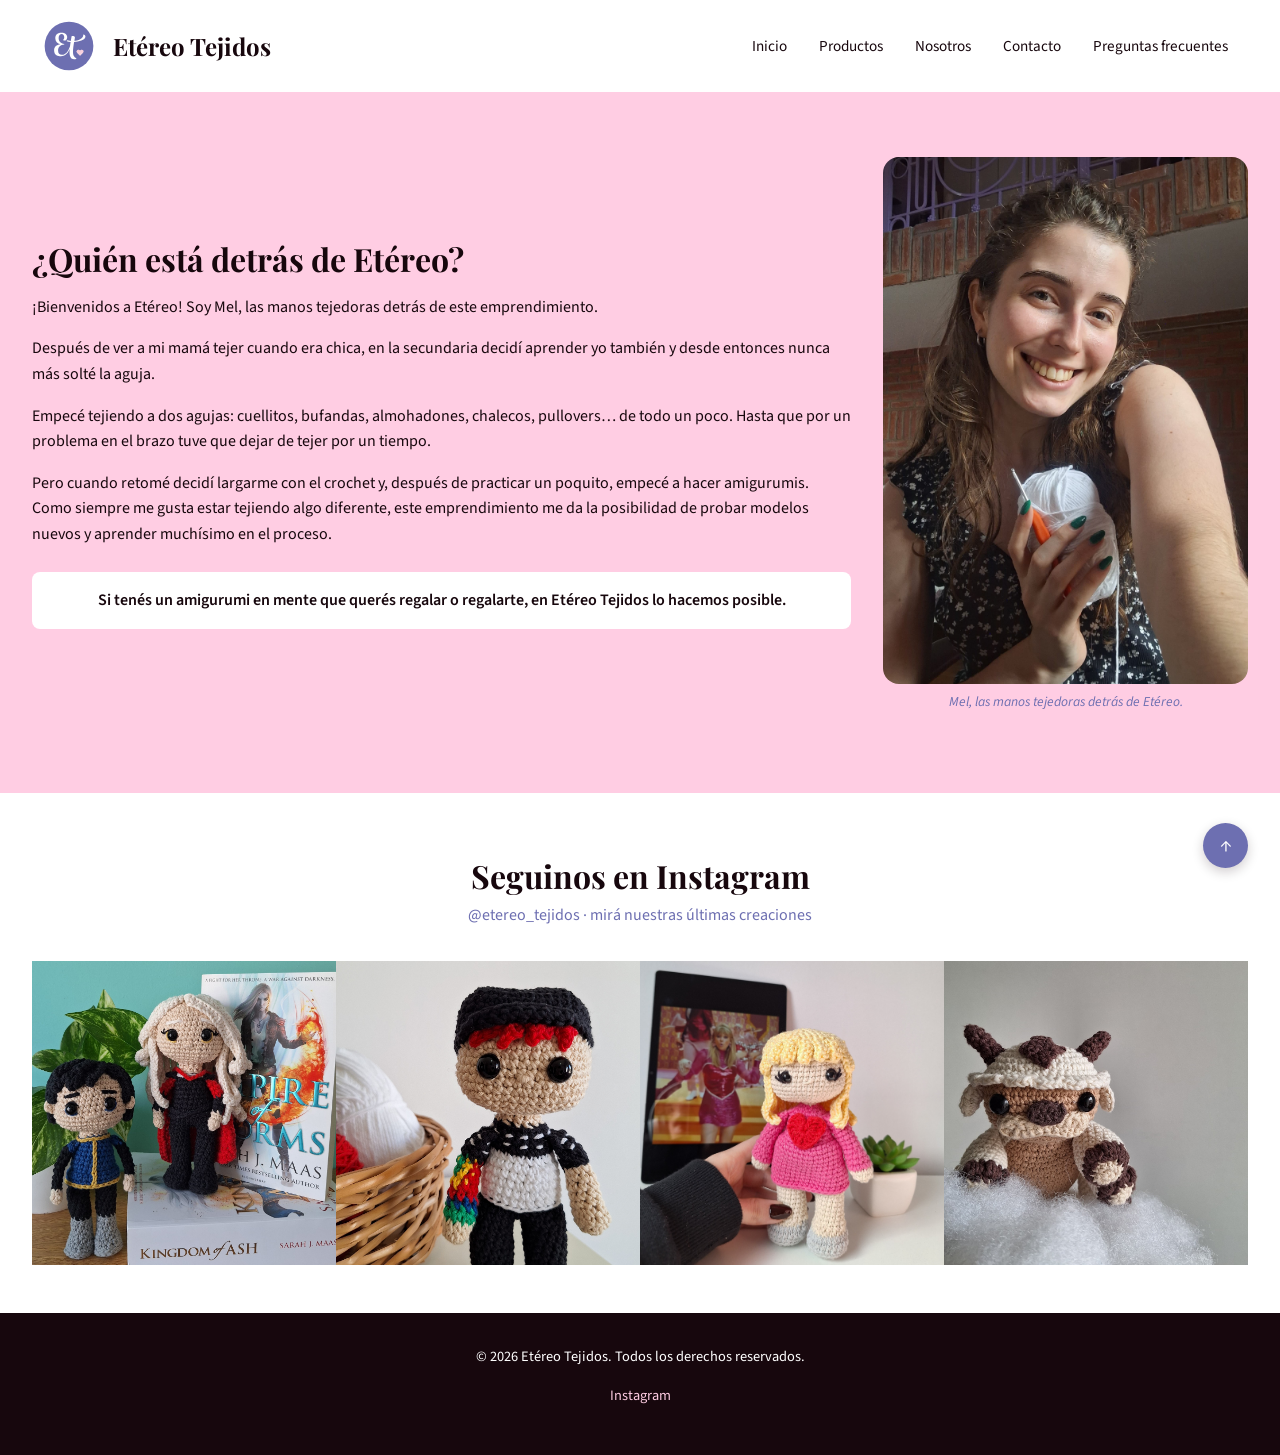
<file: pages/about.html>
<!doctype html>
<html lang="es">
  <head>
    <meta charset="UTF-8" />
    <meta name="viewport" content="width=device-width, initial-scale=1.0" />
    <title>Nosotros | Etéreo Tejidos</title>
    <link rel="icon" type="image/png" href="../assets/img/logo.svg" />
    <link href="https://cdn.jsdelivr.net/npm/bootstrap@5.3.3/dist/css/bootstrap.min.css" rel="stylesheet">
    <link rel="stylesheet" href="../styles/styles.css" />
  </head>

  <body>
    <header>
        <nav class="navbar navbar-expand-lg nav-etereo">
            <div class="container-fluid">
                <a class="navbar-brand" href="../index.html">
                    <img src="../assets/img/logo.svg" alt="Logo Etéreo Tejidos" height="50">
                    Etéreo Tejidos
                </a>
                <button class="navbar-toggler" type="button" data-bs-toggle="collapse" data-bs-target="#navbarMenu">
                    <span class="navbar-toggler-icon"></span>
                </button>
                <div class="collapse navbar-collapse" id="navbarMenu">
                    <ul class="navbar-nav ms-auto">
                        <li class="nav-item"><a class="nav-link" href="../index.html">Inicio</a></li>
                        <li class="nav-item"><a class="nav-link" href="./productos.html">Productos</a></li>
                        <li class="nav-item"><a class="nav-link" href="./about.html">Nosotros</a></li>
                        <li class="nav-item"><a class="nav-link" href="./contacto.html">Contacto</a></li>
                        <li class="nav-item"><a class="nav-link" href="./faq.html">Preguntas frecuentes</a></li>
                    </ul>
                </div>
            </div>
        </nav>
    </header>


  <main>
      <section class="about-hero"><!-- HERO -->
        <div class="about-hero-texto">
          <h2>¿Quién está detrás de Etéreo?</h2>
          <p>
            ¡Bienvenidos a Etéreo! Soy Mel, las manos tejedoras detrás de este
            emprendimiento.
          </p>
          <p>
            Después de ver a mi mamá tejer cuando era chica, en la secundaria
            decidí aprender yo también y desde entonces nunca más solté la
            aguja.
          </p>
          <p>
            Empecé tejiendo a dos agujas: cuellitos, bufandas, almohadones,
            chalecos, pullovers… de todo un poco. Hasta que por un problema en
            el brazo tuve que dejar de tejer por un tiempo.
          </p>
          <p>
            Pero cuando retomé decidí largarme con el crochet y, después de
            practicar un poquito, empecé a hacer amigurumis. Como siempre me
            gusta estar tejiendo algo diferente, este emprendimiento me da la
            posibilidad de probar modelos nuevos y aprender muchísimo en el
            proceso.
          </p>
          <p class="about-cta">
            Si tenés un amigurumi en mente que querés regalar o regalarte, en
            Etéreo Tejidos lo hacemos posible.
          </p>
        </div>
        <div class="about-hero-imagen">
          <figure>
            <img
              src="../assets/img/meli.jpg"
              alt="Mel, creadora de Etéreo Tejidos"
            />
            <figcaption>Mel, las manos tejedoras detrás de Etéreo.</figcaption>
          </figure>
        </div>
      </section>

      <!-- SECCIÓN 3: INSTAGRAM FEED -->
      <section class="seccion-instagram">
        <article>
          <h2>Seguinos en Instagram</h2>
          <p>
            <a
              href="https://www.instagram.com/etereo_tejidos/"
              target="_blank"
              rel="noopener noreferrer"
              >@etereo_tejidos</a
            >
            · mirá nuestras últimas creaciones
          </p>

          <div class="instagram-grid">
            <article>
              <a
                href="https://www.instagram.com/reel/DXNbcDFDBw8/?utm_source=ig_web_copy_link&igsh=NTc4MTIwNjQ2YQ=="
                target="_blank"
                rel="noopener noreferrer"
              >
                <figure>
                  <img
                    src="../assets/img/ig-post-1.jpg"
                    alt="Posteo de Instagram de Etéreo Tejidos"
                  />
                </figure>
              </a>
            </article>

            <article>
              <a
                href="https://www.instagram.com/reel/DIkQFXWsaHO/?utm_source=ig_web_copy_link&igsh=NTc4MTIwNjQ2YQ=="
                target="_blank"
                rel="noopener noreferrer"
              >
                <figure>
                  <img
                    src="../assets/img/ig-post-2.jpg"
                    alt="Posteo de Instagram de Etéreo Tejidos"
                  />
                </figure>
              </a>
            </article>

            <article>
              <a
                href="https://www.instagram.com/reel/DHWIsgWRXiQ/?utm_source=ig_web_copy_link&igsh=NTc4MTIwNjQ2YQ=="
                target="_blank"
                rel="noopener noreferrer"
              >
                <figure>
                  <img
                    src="../assets/img/ig-post-3.jpg"
                    alt="Posteo de Instagram de Etéreo Tejidos"
                  />
                </figure>
              </a>
            </article>

            <article>
              <a
                href="https://www.instagram.com/etereo_tejidos/reel/DDe9l4NRICn/"
                target="_blank"
                rel="noopener noreferrer"
              >
                <figure>
                  <img
                    src="../assets/img/ig-post-4.jpg"
                    alt="Posteo de Instagram de Etéreo Tejidos"
                  />
                </figure>
              </a>
            </article>
          </div>
        </article>
      </section>
    </main>

    <footer>
      <p>© 2026 Etéreo Tejidos. Todos los derechos reservados.</p>
      <p>
        <a
          href="https://www.instagram.com/etereo_tejidos/"
          target="_blank"
          rel="noopener noreferrer"
          >Instagram</a
        >
      </p>
    </footer>
    <a href="#" class="btn-top">↑</a>
    <script src="https://cdn.jsdelivr.net/npm/bootstrap@5.3.3/dist/js/bootstrap.bundle.min.js"></script>
  </body>
</html>
</file>
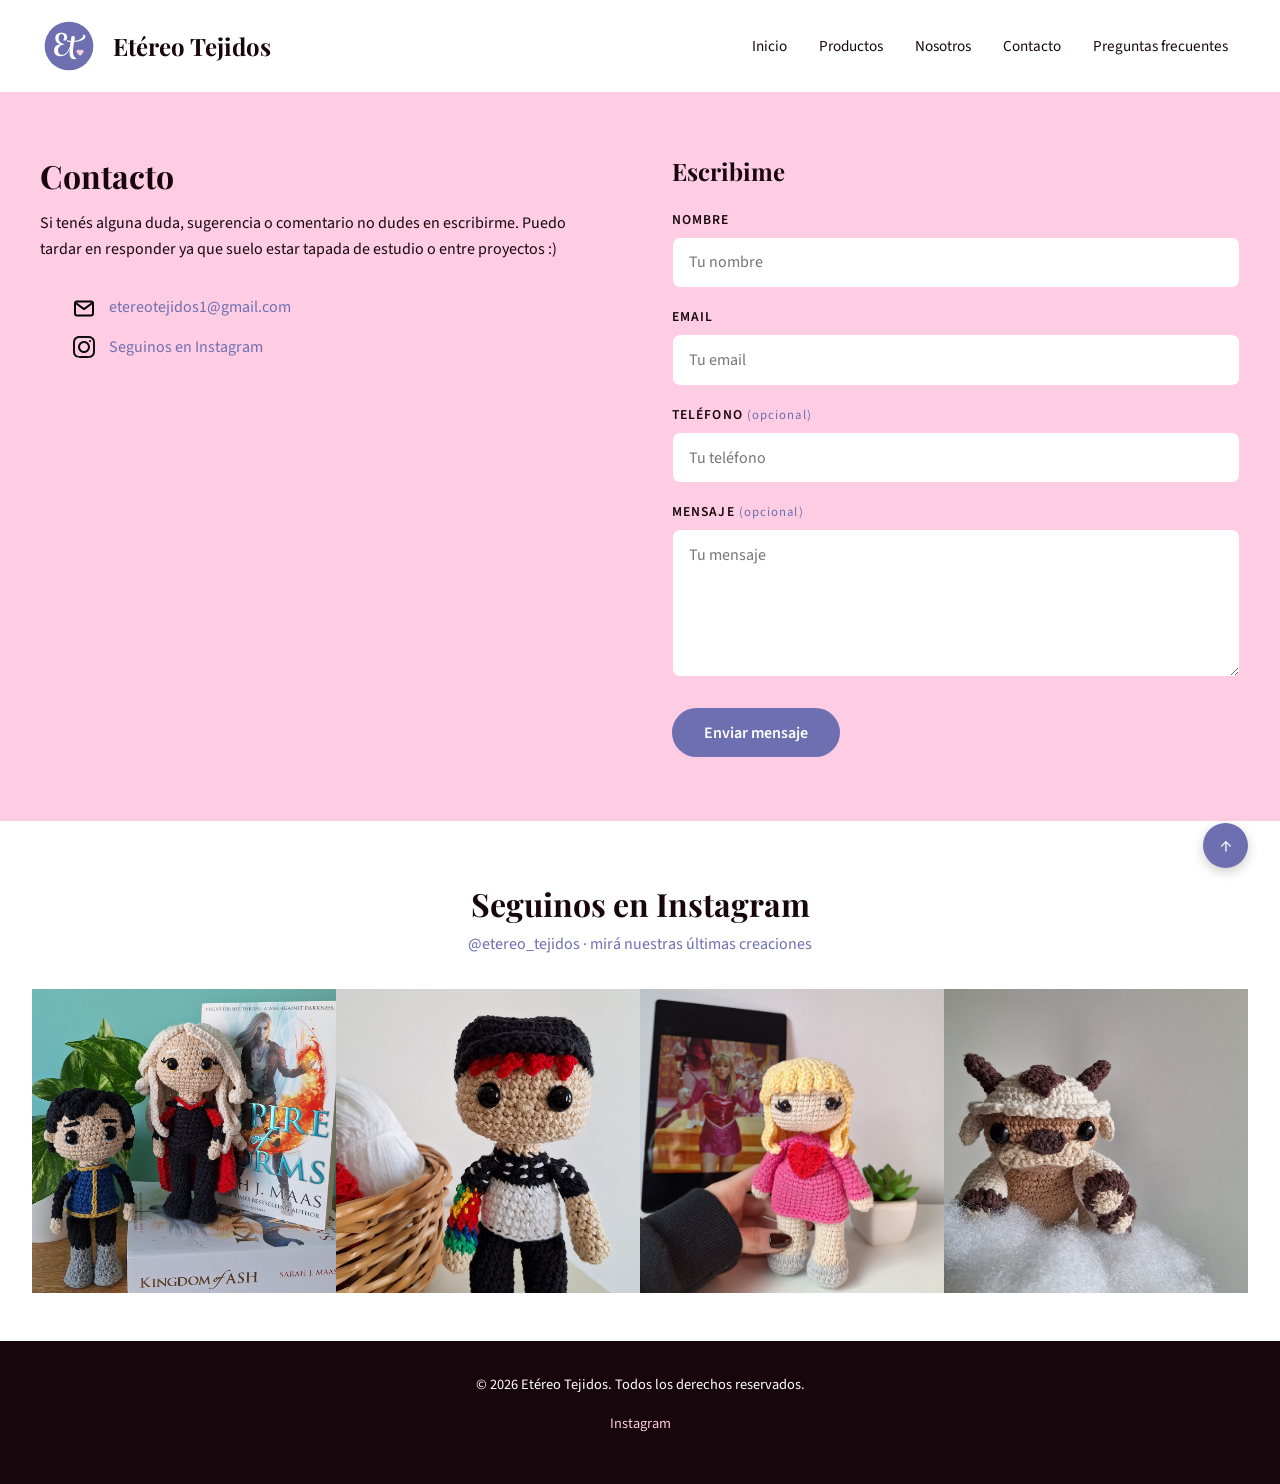
<file: pages/contacto.html>
<!doctype html>
<html lang="es">
  <head>
    <meta charset="UTF-8" />
    <meta name="viewport" content="width=device-width, initial-scale=1.0" />
    <title>Contacto | Etéreo Tejidos</title>
    <link rel="icon" type="image/png" href="../assets/img/logo.svg" />
    <link
      href="https://cdn.jsdelivr.net/npm/bootstrap@5.3.3/dist/css/bootstrap.min.css"
      rel="stylesheet"
    />
    <link rel="stylesheet" href="../styles/styles.css" />
  </head>

  <body>
    <header>
      <nav class="navbar navbar-expand-lg nav-etereo">
        <div class="container-fluid">
          <a class="navbar-brand" href="../index.html">
            <img
              src="../assets/img/logo.svg"
              alt="Logo Etéreo Tejidos"
              height="50"
            />
            Etéreo Tejidos
          </a>
          <button
            class="navbar-toggler"
            type="button"
            data-bs-toggle="collapse"
            data-bs-target="#navbarMenu"
          >
            <span class="navbar-toggler-icon"></span>
          </button>
          <div class="collapse navbar-collapse" id="navbarMenu">
            <ul class="navbar-nav ms-auto">
              <li class="nav-item">
                <a class="nav-link" href="../index.html">Inicio</a>
              </li>
              <li class="nav-item">
                <a class="nav-link" href="./productos.html">Productos</a>
              </li>
              <li class="nav-item">
                <a class="nav-link" href="./about.html">Nosotros</a>
              </li>
              <li class="nav-item">
                <a class="nav-link" href="./contacto.html">Contacto</a>
              </li>
              <li class="nav-item">
                <a class="nav-link" href="./faq.html">Preguntas frecuentes</a>
              </li>
            </ul>
          </div>
        </div>
      </nav>
    </header>

    <main>
      <section class="contacto-contenido">
        <div class="contacto-inner">
          <article class="contacto-info">
            <h2>Contacto</h2>
            <p>
              Si tenés alguna duda, sugerencia o comentario no dudes en
              escribirme. Puedo tardar en responder ya que suelo estar tapada de
              estudio o entre proyectos :)
            </p>
            <ul>
              <li>
                <img
                  src="../assets/img/icono-mail.svg"
                  alt="Ícono de correo electrónico"
                />
                <a href="mailto:etereotejidos1@gmail.com"
                  >etereotejidos1@gmail.com</a
                >
              </li>
              <li>
                <img
                  src="../assets/img/icono-instagram.svg"
                  alt="Ícono de Instagram"
                />
                <a
                  href="https://www.instagram.com/etereo_tejidos/"
                  target="_blank"
                  rel="noopener noreferrer"
                  >Seguinos en Instagram</a
                >
              </li>
            </ul>
          </article>

          <article class="contacto-form">
            <h3>Escribime</h3>
            <form action="#" method="POST">
              <label for="nombre">Nombre</label>
              <input
                type="text"
                id="nombre"
                name="nombre"
                placeholder="Tu nombre"
                required
              />

              <label for="email">Email</label>
              <input
                type="email"
                id="email"
                name="email"
                placeholder="Tu email"
                required
              />

              <label for="telefono">Teléfono <span>(opcional)</span></label>
              <input
                type="tel"
                id="telefono"
                name="telefono"
                placeholder="Tu teléfono"
              />

              <label for="mensaje">Mensaje <span>(opcional)</span></label>
              <textarea
                id="mensaje"
                name="mensaje"
                rows="5"
                placeholder="Tu mensaje"
              ></textarea>

              <button type="submit">Enviar mensaje</button>
            </form>
          </article>
        </div>
      </section>

      <section class="seccion-instagram">
        <article>
          <h2>Seguinos en Instagram</h2>
          <p>
            <a
              href="https://www.instagram.com/etereo_tejidos/"
              target="_blank"
              rel="noopener noreferrer"
              >@etereo_tejidos</a
            >
            · mirá nuestras últimas creaciones
          </p>

          <div class="instagram-grid">
            <article>
              <a
                href="https://www.instagram.com/reel/DXNbcDFDBw8/?utm_source=ig_web_copy_link&igsh=NTc4MTIwNjQ2YQ=="
                target="_blank"
                rel="noopener noreferrer"
              >
                <figure>
                  <img
                    src="../assets/img/ig-post-1.jpg"
                    alt="Posteo de Instagram de Etéreo Tejidos"
                  />
                </figure>
              </a>
            </article>

            <article>
              <a
                href="https://www.instagram.com/reel/DIkQFXWsaHO/?utm_source=ig_web_copy_link&igsh=NTc4MTIwNjQ2YQ=="
                target="_blank"
                rel="noopener noreferrer"
              >
                <figure>
                  <img
                    src="../assets/img/ig-post-2.jpg"
                    alt="Posteo de Instagram de Etéreo Tejidos"
                  />
                </figure>
              </a>
            </article>

            <article>
              <a
                href="https://www.instagram.com/reel/DHWIsgWRXiQ/?utm_source=ig_web_copy_link&igsh=NTc4MTIwNjQ2YQ=="
                target="_blank"
                rel="noopener noreferrer"
              >
                <figure>
                  <img
                    src="../assets/img/ig-post-3.jpg"
                    alt="Posteo de Instagram de Etéreo Tejidos"
                  />
                </figure>
              </a>
            </article>

            <article>
              <a
                href="https://www.instagram.com/etereo_tejidos/reel/DDe9l4NRICn/"
                target="_blank"
                rel="noopener noreferrer"
              >
                <figure>
                  <img
                    src="../assets/img/ig-post-4.jpg"
                    alt="Posteo de Instagram de Etéreo Tejidos"
                  />
                </figure>
              </a>
            </article>
          </div>
        </article>
      </section>
    </main>

    <footer>
      <p>© 2026 Etéreo Tejidos. Todos los derechos reservados.</p>
      <p>
        <a
          href="https://www.instagram.com/etereo_tejidos/"
          target="_blank"
          rel="noopener noreferrer"
          >Instagram</a
        >
      </p>
    </footer>
    <a href="#" class="btn-top">↑</a>
    <script src="https://cdn.jsdelivr.net/npm/bootstrap@5.3.3/dist/js/bootstrap.bundle.min.js"></script>
  </body>
</html>
</file>
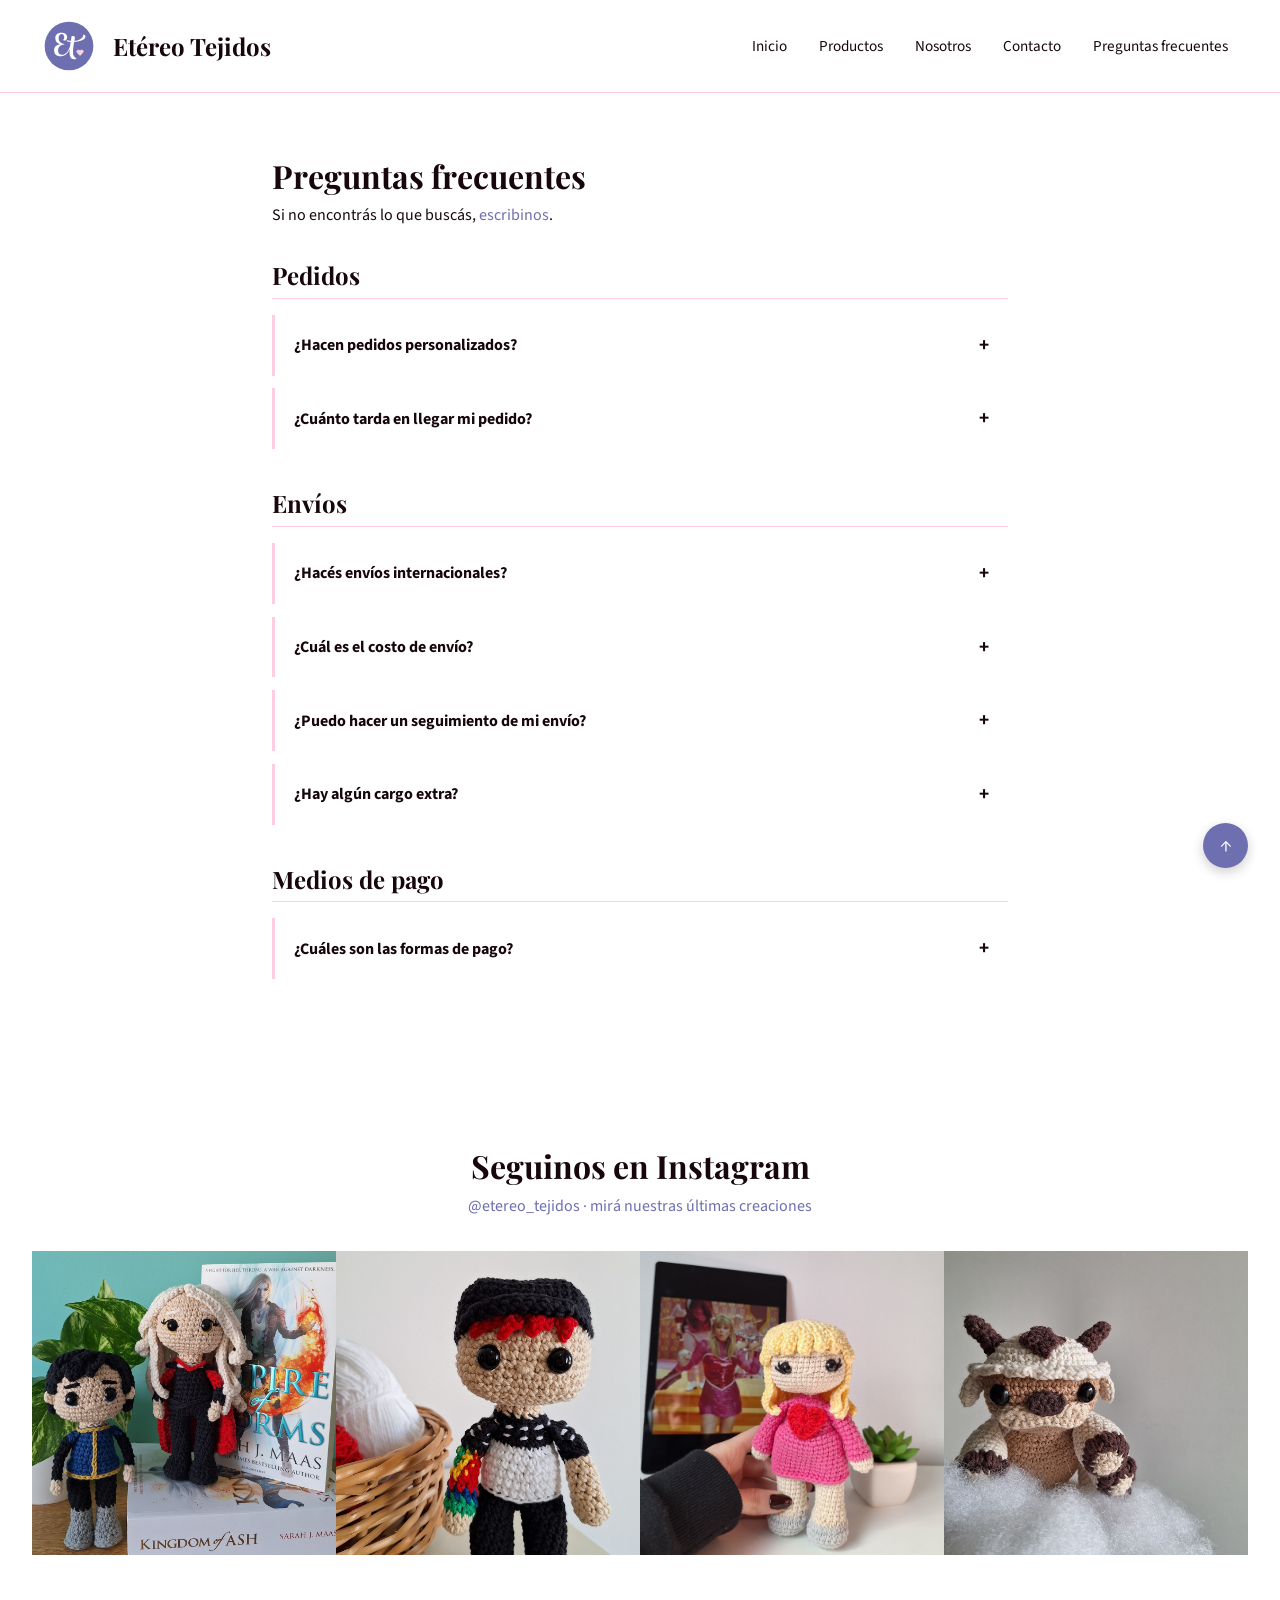
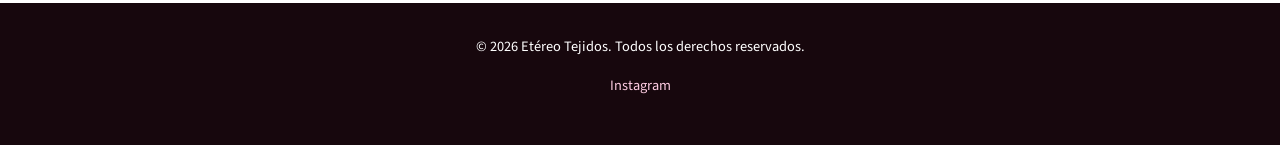
<file: pages/faq.html>
<!doctype html>
<html lang="es">
  <head>
    <meta charset="UTF-8"/>
    <meta name="viewport" content="width=device-width, initial-scale=1.0"/>
    <title>Preguntas frecuentes | Etéreo Tejidos</title>
    <link rel="icon" type="image/png" href="../assets/img/logo.svg"/>
    <link href="https://cdn.jsdelivr.net/npm/bootstrap@5.3.3/dist/css/bootstrap.min.css" rel="stylesheet">
    <link rel="stylesheet" href="../styles/styles.css"/>
  </head>

  <body>
    <header>
        <nav class="navbar navbar-expand-lg nav-etereo">
            <div class="container-fluid">
                <a class="navbar-brand" href="../index.html">
                    <img src="../assets/img/logo.svg" alt="Logo Etéreo Tejidos" height="50">
                    Etéreo Tejidos
                </a>
                <button class="navbar-toggler" type="button" data-bs-toggle="collapse" data-bs-target="#navbarMenu">
                    <span class="navbar-toggler-icon"></span>
                </button>
                <div class="collapse navbar-collapse" id="navbarMenu">
                    <ul class="navbar-nav ms-auto">
                        <li class="nav-item"><a class="nav-link" href="../index.html">Inicio</a></li>
                        <li class="nav-item"><a class="nav-link" href="./productos.html">Productos</a></li>
                        <li class="nav-item"><a class="nav-link" href="./about.html">Nosotros</a></li>
                        <li class="nav-item"><a class="nav-link" href="./contacto.html">Contacto</a></li>
                        <li class="nav-item"><a class="nav-link" href="./faq.html">Preguntas frecuentes</a></li>
                    </ul>
                </div>
            </div>
        </nav>
    </header>

    <main>
      <section class="faq-contenido">
        <article>
          <h2>Preguntas frecuentes</h2>
          <p class="faq-contacto">
            Si no encontrás lo que buscás,
            <a href="./contacto.html">escribinos</a>.
          </p>

          <article class="faq-categoria">
            <h3>Pedidos</h3>

            <details>
              <summary>¿Hacen pedidos personalizados?</summary>
              <p>
                ¡Sí! Podés escribirnos por Instagram o a través del
                <a href="./contacto.html">formulario de contacto</a> para
                coordinar.
              </p>
            </details>

            <details>
              <summary>¿Cuánto tarda en llegar mi pedido?</summary>
              <p>
                La producción de cada pieza tarda aproximadamente 15 días
                hábiles (puede variar según el flujo de pedidos). A eso se suma
                el tiempo de envío, que generalmente es de entre 3 y 10 días
                hábiles según el destino.
              </p>
            </details>
          </article>

          <article class="faq-categoria">
            <h3>Envíos</h3>

            <details>
              <summary>¿Hacés envíos internacionales?</summary>
              <p>¡Sí! Enviamos a todo el mundo a través de FedEx o DHL.</p>
            </details>

            <details>
              <summary>¿Cuál es el costo de envío?</summary>
              <p>
                El costo de envío se calcula en base al total de tu compra y tu
                ubicación. Podés verlo en el checkout, en el momento previo a
                confirmar la compra.
              </p>
            </details>

            <details>
              <summary>¿Puedo hacer un seguimiento de mi envío?</summary>
              <p>
                ¡Sí! Una vez despachado tu pedido, te enviaremos el código de
                seguimiento y todos los detalles necesarios para que puedas
                rastrearlo.
              </p>
            </details>

            <details>
              <summary>¿Hay algún cargo extra?</summary>
              <p>
                El único cargo adicional posible es el arancel de aduana de cada
                país, que cobra directamente el correo al momento de la entrega.
              </p>
              <p>
                Estos valores varían según el país de destino, por lo que te
                recomendamos consultarlos antes de realizar tu compra.
              </p>
              <p>
                Etéreo Tejidos NO se responsabiliza por este tipo de cargos.
              </p>
            </details>
          </article>

          <!-- PAGOS -->
          <article class="faq-categoria">
            <h3>Medios de pago</h3>

            <details>
              <summary>¿Cuáles son las formas de pago?</summary>
              <p>
                Si sos de Argentina, podés pagar con Mercado Pago o
                transferencia.
              </p>
              <p>
                Si sos del exterior, el único medio de pago disponible es
                PayPal. En ese caso, los precios están expresados en dólares
                estadounidenses (USD); la conversión a tu moneda local queda a
                tu cargo.
              </p>
            </details>
          </article>
        </article>
      </section>

      <section class="seccion-instagram">
        <article>
          <h2>Seguinos en Instagram</h2>
          <p>
            <a
              href="https://www.instagram.com/etereo_tejidos/"
              target="_blank"
              rel="noopener noreferrer"
              >@etereo_tejidos</a
            >
            · mirá nuestras últimas creaciones
          </p>

          <div class="instagram-grid">
            <article>
              <a
                href="https://www.instagram.com/reel/DXNbcDFDBw8/?utm_source=ig_web_copy_link&igsh=NTc4MTIwNjQ2YQ=="
                target="_blank"
                rel="noopener noreferrer"
              >
                <figure>
                  <img
                    src="../assets/img/ig-post-1.jpg"
                    alt="Posteo de Instagram de Etéreo Tejidos"
                  />
                </figure>
              </a>
            </article>

            <article>
              <a
                href="https://www.instagram.com/reel/DIkQFXWsaHO/?utm_source=ig_web_copy_link&igsh=NTc4MTIwNjQ2YQ=="
                target="_blank"
                rel="noopener noreferrer"
              >
                <figure>
                  <img
                    src="../assets/img/ig-post-2.jpg"
                    alt="Posteo de Instagram de Etéreo Tejidos"
                  />
                </figure>
              </a>
            </article>

            <article>
              <a
                href="https://www.instagram.com/reel/DHWIsgWRXiQ/?utm_source=ig_web_copy_link&igsh=NTc4MTIwNjQ2YQ=="
                target="_blank"
                rel="noopener noreferrer"
              >
                <figure>
                  <img
                    src="../assets/img/ig-post-3.jpg"
                    alt="Posteo de Instagram de Etéreo Tejidos"
                  />
                </figure>
              </a>
            </article>

            <article>
              <a
                href="https://www.instagram.com/etereo_tejidos/reel/DDe9l4NRICn/"
                target="_blank"
                rel="noopener noreferrer"
              >
                <figure>
                  <img
                    src="../assets/img/ig-post-4.jpg"
                    alt="Posteo de Instagram de Etéreo Tejidos"
                  />
                </figure>
              </a>
            </article>
          </div>
        </article>
      </section>
    </main>

    <footer>
      <p>© 2026 Etéreo Tejidos. Todos los derechos reservados.</p>
      <p>
        <a
          href="https://www.instagram.com/etereo_tejidos/"
          target="_blank"
          rel="noopener noreferrer"
          >Instagram</a
        >
      </p>
    </footer>
    <a href="#" class="btn-top">↑</a>
    <script src="https://cdn.jsdelivr.net/npm/bootstrap@5.3.3/dist/js/bootstrap.bundle.min.js"></script>
  </body>
</html>
</file>
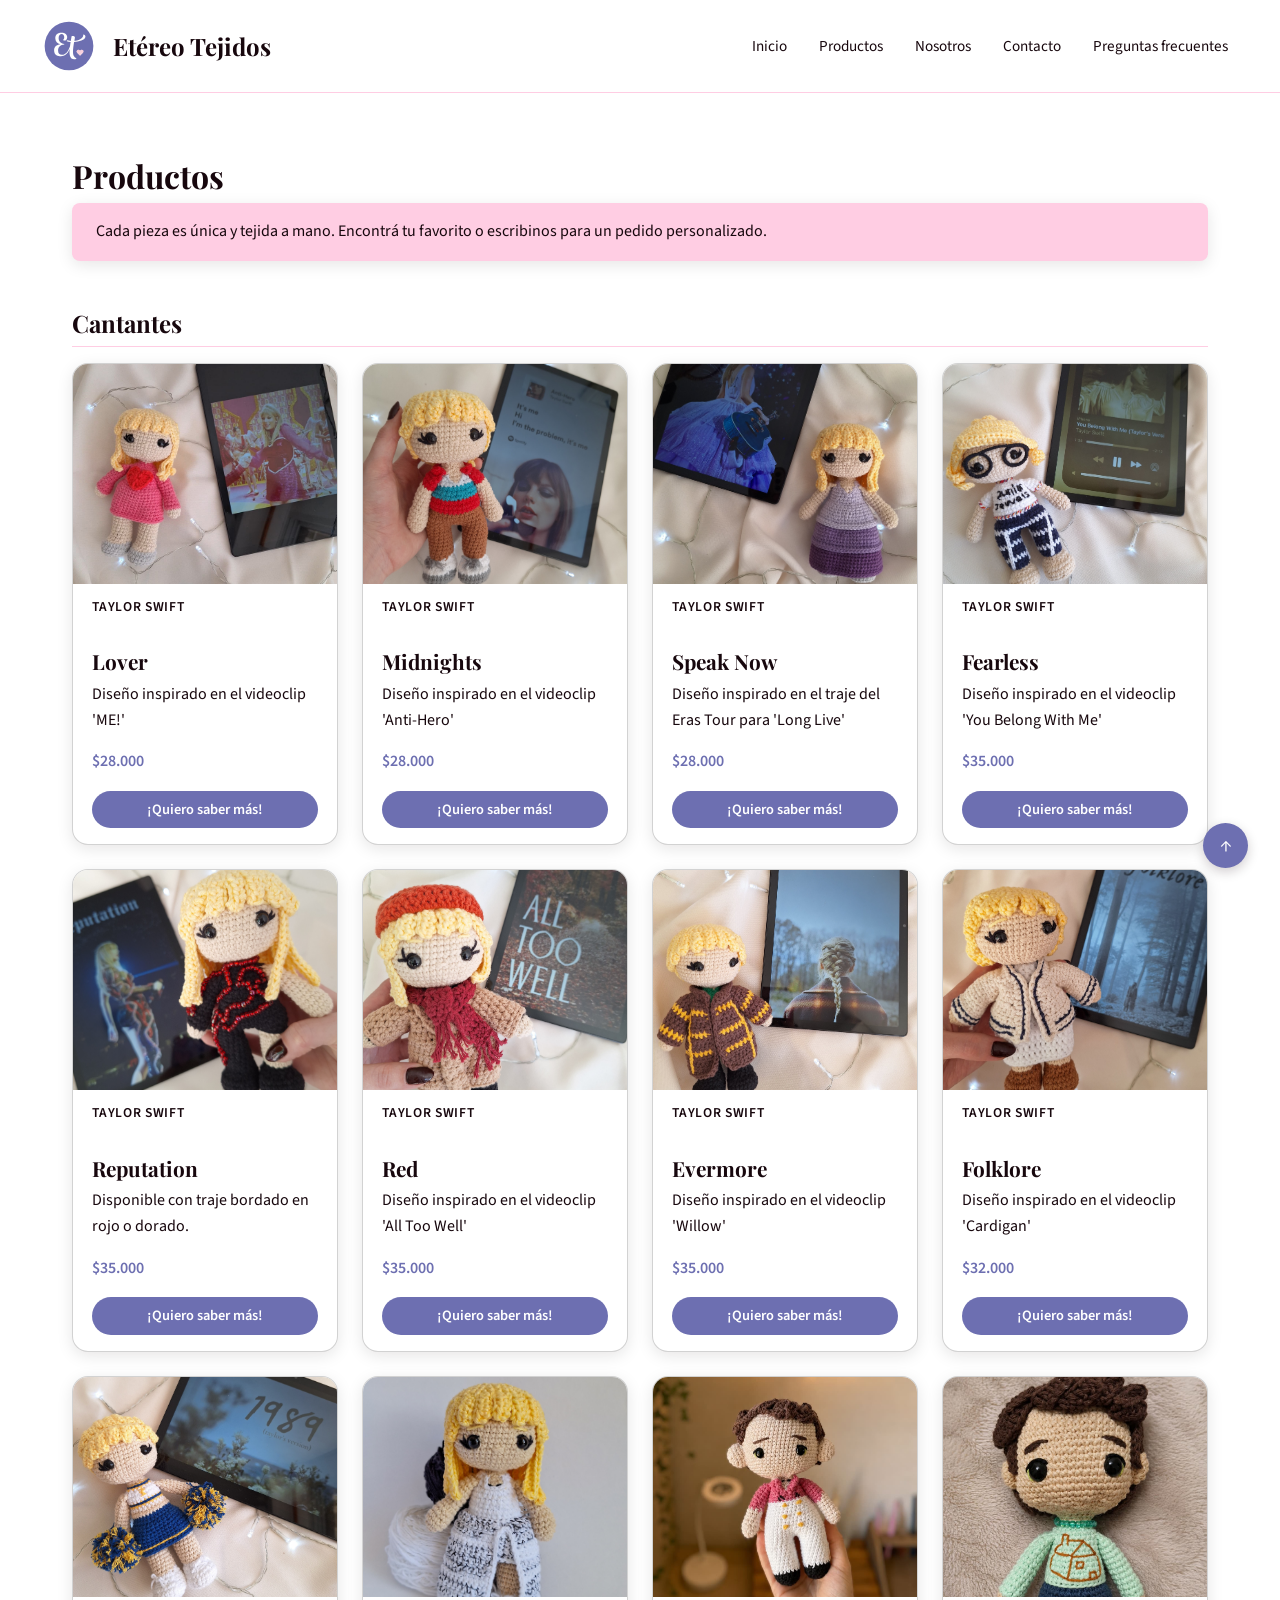
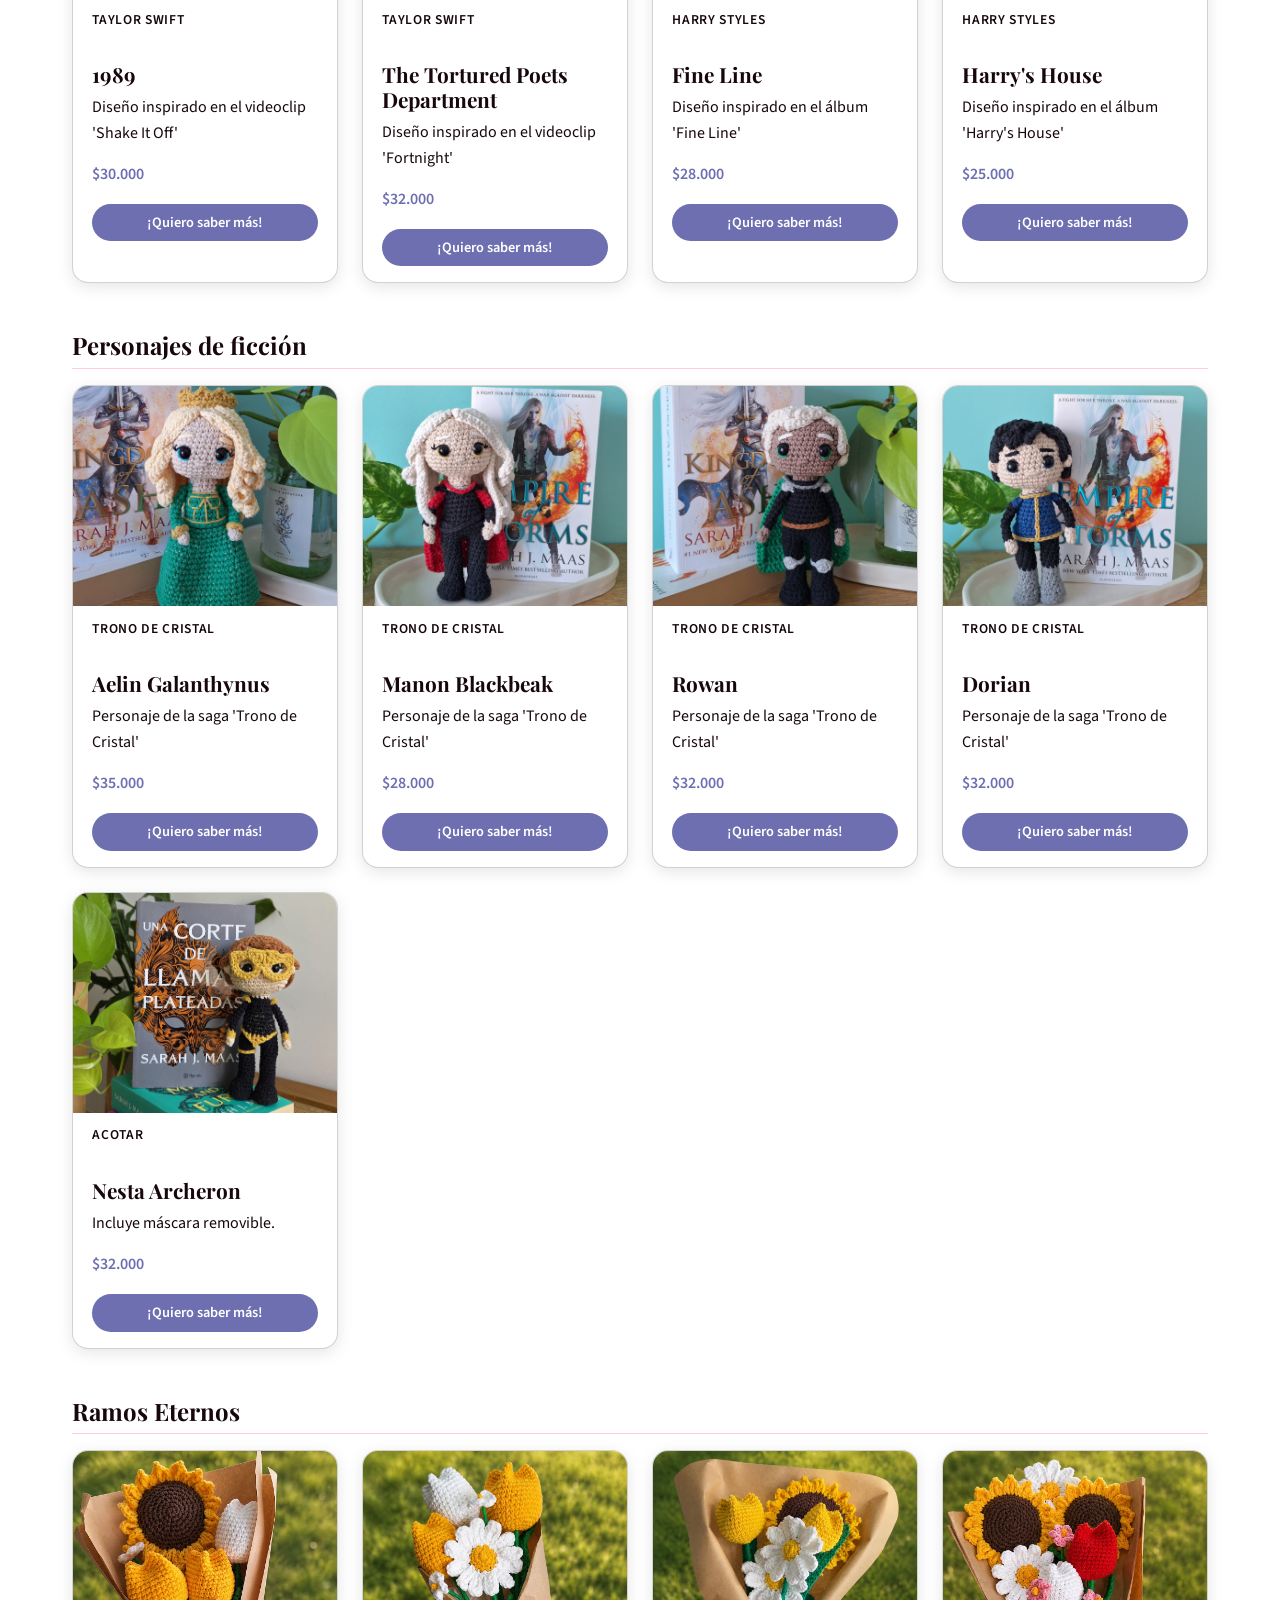
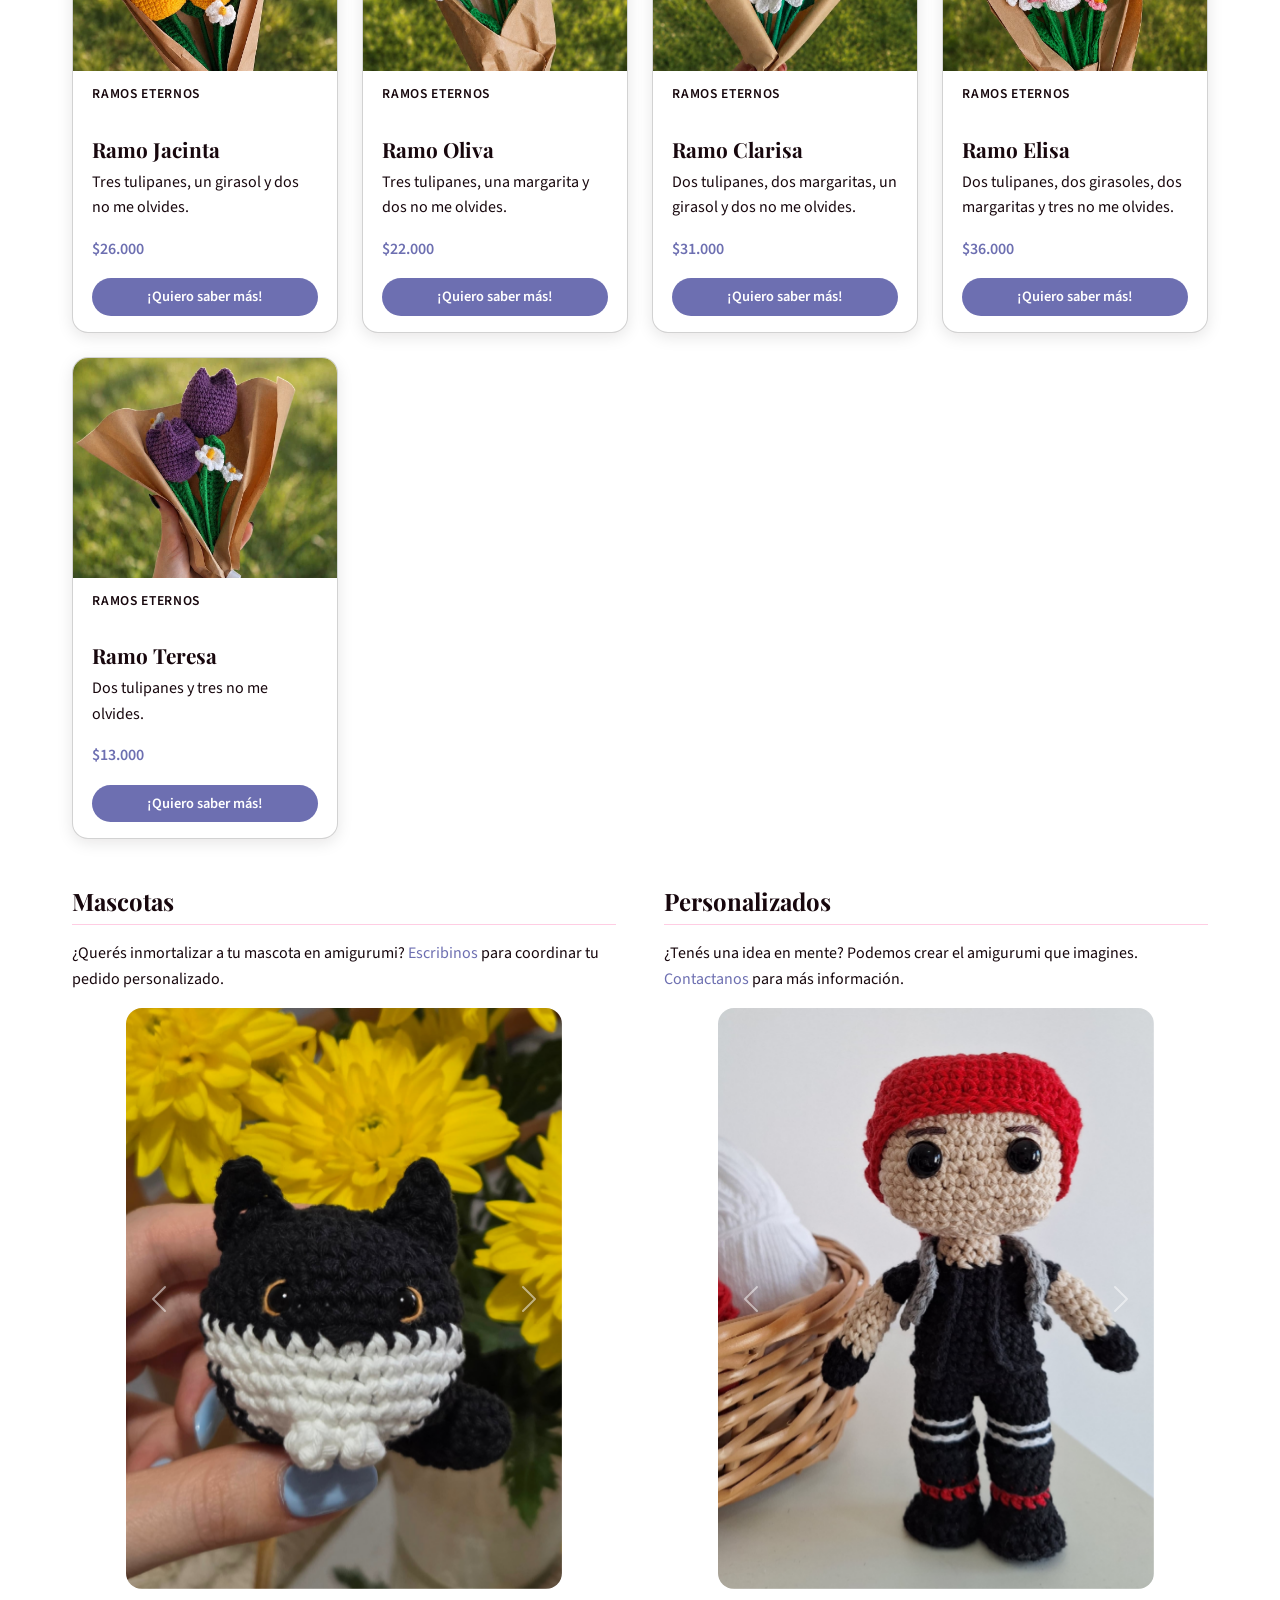
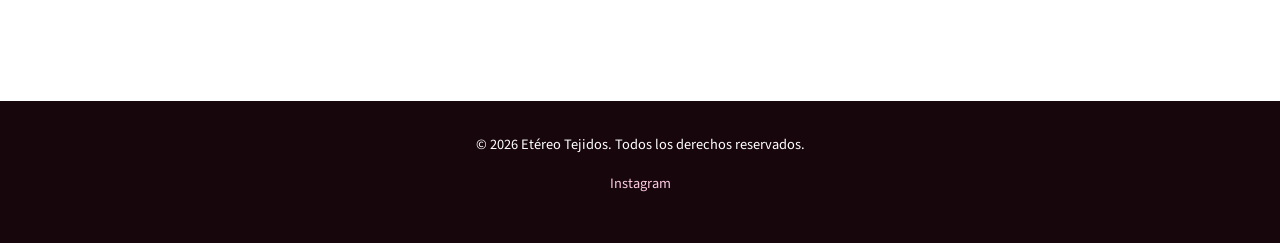
<file: pages/productos.html>
<!doctype html>
<html lang="es">
  <head>
    <meta charset="UTF-8" />
    <meta name="viewport" content="width=device-width, initial-scale=1.0" />
    <title>Productos | Etéreo Tejidos</title>
    <link rel="icon" type="image/png" href="../assets/img/logo.svg" />
    <link href="https://cdn.jsdelivr.net/npm/bootstrap@5.3.3/dist/css/bootstrap.min.css" rel="stylesheet">
    <link rel="stylesheet" href="../styles/styles.css" />
  </head>

  <body>
    <header>
        <nav class="navbar navbar-expand-lg nav-etereo">
            <div class="container-fluid">
                <a class="navbar-brand" href="../index.html">
                    <img src="../assets/img/logo.svg" alt="Logo Etéreo Tejidos" height="50">
                    Etéreo Tejidos
                </a>
                <button class="navbar-toggler" type="button" data-bs-toggle="collapse" data-bs-target="#navbarMenu">
                    <span class="navbar-toggler-icon"></span>
                </button>
                <div class="collapse navbar-collapse" id="navbarMenu">
                    <ul class="navbar-nav ms-auto">
                        <li class="nav-item"><a class="nav-link" href="../index.html">Inicio</a></li>
                        <li class="nav-item"><a class="nav-link" href="./productos.html">Productos</a></li>
                        <li class="nav-item"><a class="nav-link" href="./about.html">Nosotros</a></li>
                        <li class="nav-item"><a class="nav-link" href="./contacto.html">Contacto</a></li>
                        <li class="nav-item"><a class="nav-link" href="./faq.html">Preguntas frecuentes</a></li>
                    </ul>
                </div>
            </div>
        </nav>
    </header>

    <main>
      <section class="productos-contenido">
        <div class="contenedor">
          <article>
            <h2>Productos</h2>
            <p class="productos-intro">
              Cada pieza es única y tejida a mano. Encontrá tu favorito o
              <a href="./contacto.html">escribinos</a> para un pedido
            personalizado.
          </p>

          <!-- CANTANTES -->
          <article class="productos-categoria">
            <h3>Cantantes</h3>
            <div class="productos-grid">
              <article class="card">
                <figure class="card-figura">
                  <img
                    class="img-principal"
                    src="../assets/img/lover-taylor-swift.jpg"
                    alt="Amigurumi Lover inspirado en Taylor Swift"
                  />
                  <img
                    class="img-hover"
                    src="../assets/img/lover-taylor-swift-2.jpg"
                    alt="Amigurumi Lover - vista alternativa"
                  />
                  <figcaption>Taylor Swift</figcaption>
                </figure>
                <div class="card-info">
                  <h4>Lover</h4>
                  <p class="descripcion">
                    Diseño inspirado en el videoclip 'ME!'
                  </p>
                  <p class="precio">$28.000</p>
                  <a
                    href="https://ig.me/m/etereo_tejidos"
                    class="btn-consulta"
                    target="_blank"
                    rel="noopener noreferrer"
                    >¡Quiero saber más!</a
                  >
                </div>
              </article>

              <article class="card">
                <figure class="card-figura">
                  <img
                    class="img-principal"
                    src="../assets/img/midnights-taylor-swift.jpg"
                    alt="Amigurumi Midnights inspirado en Taylor Swift"
                  />
                  <img
                    class="img-hover"
                    src="../assets/img/midnights-taylor-swift-2.jpg"
                    alt="Amigurumi Midnights - vista alternativa"
                  />
                  <figcaption>Taylor Swift</figcaption>
                </figure>
                <div class="card-info">
                  <h4>Midnights</h4>
                  <p class="descripcion">
                    Diseño inspirado en el videoclip 'Anti-Hero'
                  </p>
                  <p class="precio">$28.000</p>
                  <a
                    href="https://ig.me/m/etereo_tejidos"
                    class="btn-consulta"
                    target="_blank"
                    rel="noopener noreferrer"
                    >¡Quiero saber más!</a
                  >
                </div>
              </article>

              <article class="card">
                <figure class="card-figura">
                  <img
                    class="img-principal"
                    src="../assets/img/speak-now.jpg"
                    alt="Amigurumi Speak Now inspirado en Taylor Swift"
                  />
                  <img
                    class="img-hover"
                    src="../assets/img/speak-now-2.jpg"
                    alt="Amigurumi Speak Now - vista alternativa"
                  />
                  <figcaption>Taylor Swift</figcaption>
                </figure>
                <div class="card-info">
                  <h4>Speak Now</h4>
                  <p class="descripcion">
                    Diseño inspirado en el traje del Eras Tour para 'Long Live'
                  </p>
                  <p class="precio">$28.000</p>
                  <a
                    href="https://ig.me/m/etereo_tejidos"
                    class="btn-consulta"
                    target="_blank"
                    rel="noopener noreferrer"
                    >¡Quiero saber más!</a
                  >
                </div>
              </article>

              <article class="card">
                <figure class="card-figura">
                  <img
                    class="img-principal"
                    src="../assets/img/fearless-taylor-swift.jpg"
                    alt="Amigurumi Fearless inspirado en Taylor Swift"
                  />
                  <img
                    class="img-hover"
                    src="../assets/img/fearless-taylor-swift-2.jpg"
                    alt="Amigurumi Fearless - vista alternativa"
                  />
                  <figcaption>Taylor Swift</figcaption>
                </figure>
                <div class="card-info">
                  <h4>Fearless</h4>
                  <p class="descripcion">
                    Diseño inspirado en el videoclip 'You Belong With Me'
                  </p>
                  <p class="precio">$35.000</p>
                  <a
                    href="https://ig.me/m/etereo_tejidos"
                    class="btn-consulta"
                    target="_blank"
                    rel="noopener noreferrer"
                    >¡Quiero saber más!</a
                  >
                </div>
              </article>

              <article class="card">
                <figure class="card-figura">
                  <img
                    class="img-principal"
                    src="../assets/img/reputation-taylor-swift.jpg"
                    alt="Amigurumi Reputation inspirado en Taylor Swift"
                  />
                  <img
                    class="img-hover"
                    src="../assets/img/reputation-taylor-swift-2.jpg"
                    alt="Amigurumi Reputation - vista alternativa"
                  />
                  <figcaption>Taylor Swift</figcaption>
                </figure>
                <div class="card-info">
                  <h4>Reputation</h4>
                  <p class="descripcion">
                    Disponible con traje bordado en rojo o dorado.
                  </p>
                  <p class="precio">$35.000</p>
                  <a
                    href="https://ig.me/m/etereo_tejidos"
                    class="btn-consulta"
                    target="_blank"
                    rel="noopener noreferrer"
                    >¡Quiero saber más!</a
                  >
                </div>
              </article>

              <article class="card">
                <figure class="card-figura">
                  <img
                    class="img-principal"
                    src="../assets/img/red-taylor-swift.jpg"
                    alt="Amigurumi Red inspirado en Taylor Swift"
                  />
                  <img
                    class="img-hover"
                    src="../assets/img/red-taylor-swift-2.jpg"
                    alt="Amigurumi Red - vista alternativa"
                  />
                  <figcaption>Taylor Swift</figcaption>
                </figure>
                <div class="card-info">
                  <h4>Red</h4>
                  <p class="descripcion">
                    Diseño inspirado en el videoclip 'All Too Well'
                  </p>
                  <p class="precio">$35.000</p>
                  <a
                    href="https://ig.me/m/etereo_tejidos"
                    class="btn-consulta"
                    target="_blank"
                    rel="noopener noreferrer"
                    >¡Quiero saber más!</a
                  >
                </div>
              </article>

              <article class="card">
                <figure class="card-figura">
                  <img
                    class="img-principal"
                    src="../assets/img/evermore-taylor-swift.jpg"
                    alt="Amigurumi Evermore inspirado en Taylor Swift"
                  />
                  <img
                    class="img-hover"
                    src="../assets/img/evermore-taylor-swift-2.jpg"
                    alt="Amigurumi Evermore - vista alternativa"
                  />
                  <figcaption>Taylor Swift</figcaption>
                </figure>
                <div class="card-info">
                  <h4>Evermore</h4>
                  <p class="descripcion">
                    Diseño inspirado en el videoclip 'Willow'
                  </p>
                  <p class="precio">$35.000</p>
                  <a
                    href="https://ig.me/m/etereo_tejidos"
                    class="btn-consulta"
                    target="_blank"
                    rel="noopener noreferrer"
                    >¡Quiero saber más!</a
                  >
                </div>
              </article>

              <article class="card">
                <figure class="card-figura">
                  <img
                    class="img-principal"
                    src="../assets/img/folklore-taylor-swift.jpg"
                    alt="Amigurumi Folklore inspirado en Taylor Swift"
                  />
                  <img
                    class="img-hover"
                    src="../assets/img/folklore-taylor-swift-2.jpg"
                    alt="Amigurumi Folklore - vista alternativa"
                  />
                  <figcaption>Taylor Swift</figcaption>
                </figure>
                <div class="card-info">
                  <h4>Folklore</h4>
                  <p class="descripcion">
                    Diseño inspirado en el videoclip 'Cardigan'
                  </p>
                  <p class="precio">$32.000</p>
                  <a
                    href="https://ig.me/m/etereo_tejidos"
                    class="btn-consulta"
                    target="_blank"
                    rel="noopener noreferrer"
                    >¡Quiero saber más!</a
                  >
                </div>
              </article>

              <article class="card">
                <figure class="card-figura">
                  <img
                    class="img-principal"
                    src="../assets/img/1989-taylor-swift.jpg"
                    alt="Amigurumi 1989 inspirado en Taylor Swift"
                  />
                  <img
                    class="img-hover"
                    src="../assets/img/1989-taylor-swift-2.jpg"
                    alt="Amigurumi 1989 - vista alternativa"
                  />
                  <figcaption>Taylor Swift</figcaption>
                </figure>
                <div class="card-info">
                  <h4>1989</h4>
                  <p class="descripcion">
                    Diseño inspirado en el videoclip 'Shake It Off'
                  </p>
                  <p class="precio">$30.000</p>
                  <a
                    href="https://ig.me/m/etereo_tejidos"
                    class="btn-consulta"
                    target="_blank"
                    rel="noopener noreferrer"
                    >¡Quiero saber más!</a
                  >
                </div>
              </article>

              <!-- TTPD - SIN hover -->
              <article class="card">
                <figure class="card-figura">
                  <img
                    class="img-principal"
                    src="../assets/img/ttpd-taylor-swift.jpg"
                    alt="Amigurumi The Tortured Poets Department inspirado en Taylor Swift"
                  />
                  <img
                    class="img-hover"
                    src="../assets/img/ttpd-taylor-swift.jpg"
                    alt="Amigurumi The Tortured Poets Department - vista alternativa"
                  />
                  <figcaption>Taylor Swift</figcaption>
                </figure>
                <div class="card-info">
                  <h4>The Tortured Poets Department</h4>
                  <p class="descripcion">
                    Diseño inspirado en el videoclip 'Fortnight'
                  </p>
                  <p class="precio">$32.000</p>
                  <a
                    href="https://ig.me/m/etereo_tejidos"
                    class="btn-consulta"
                    target="_blank"
                    rel="noopener noreferrer"
                    >¡Quiero saber más!</a
                  >
                </div>
              </article>

              <article class="card">
                <figure>
                  <img
                    src="../assets/img/fine-line-harry-styles.jpg"
                    alt="Amigurumi Fine Line inspirado en Harry Styles"
                  />
                  <figcaption>Harry Styles</figcaption>
                </figure>
                <div class="card-info">
                  <h4>Fine Line</h4>
                  <p class="descripcion">
                    Diseño inspirado en el álbum 'Fine Line'
                  </p>
                  <p class="precio">$28.000</p>
                  <a
                    href="https://ig.me/m/etereo_tejidos"
                    class="btn-consulta"
                    target="_blank"
                    rel="noopener noreferrer"
                    >¡Quiero saber más!</a
                  >
                </div>
              </article>

              <article class="card">
                <figure>
                  <img
                    src="../assets/img/harrys-house-harry-styles.jpg"
                    alt="Amigurumi Harry's House inspirado en Harry Styles"
                  />
                  <figcaption>Harry Styles</figcaption>
                </figure>
                <div class="card-info">
                  <h4>Harry's House</h4>
                  <p class="descripcion">
                    Diseño inspirado en el álbum 'Harry's House'
                  </p>
                  <p class="precio">$25.000</p>
                  <a
                    href="https://ig.me/m/etereo_tejidos"
                    class="btn-consulta"
                    target="_blank"
                    rel="noopener noreferrer"
                    >¡Quiero saber más!</a
                  >
                </div>
              </article>
            </div>
          </article>

          <!-- PERSONAJES DE FICCIÓN -->
          <article class="productos-categoria">
            <h3>Personajes de ficción</h3>
            <div class="productos-grid">
              <article class="card">
                <figure>
                  <img
                    src="../assets/img/aelin-galanthynus.jpg"
                    alt="Amigurumi de Aelin Galanthynus de la saga Trono de Cristal"
                  />
                  <figcaption>Trono de Cristal</figcaption>
                </figure>
                <div class="card-info">
                  <h4>Aelin Galanthynus</h4>
                  <p class="descripcion">
                    Personaje de la saga 'Trono de Cristal'
                  </p>
                  <p class="precio">$35.000</p>
                  <a
                    href="https://ig.me/m/etereo_tejidos"
                    class="btn-consulta"
                    target="_blank"
                    rel="noopener noreferrer"
                    >¡Quiero saber más!</a
                  >
                </div>
              </article>

              <article class="card">
                <figure>
                  <img
                    src="../assets/img/manon-blackbeak.jpg"
                    alt="Amigurumi de Manon Blackbeak de la saga Trono de Cristal"
                  />
                  <figcaption>Trono de Cristal</figcaption>
                </figure>
                <div class="card-info">
                  <h4>Manon Blackbeak</h4>
                  <p class="descripcion">
                    Personaje de la saga 'Trono de Cristal'
                  </p>
                  <p class="precio">$28.000</p>
                  <a
                    href="https://ig.me/m/etereo_tejidos"
                    class="btn-consulta"
                    target="_blank"
                    rel="noopener noreferrer"
                    >¡Quiero saber más!</a
                  >
                </div>
              </article>

              <article class="card">
                <figure>
                  <img
                    src="../assets/img/rowan.jpg"
                    alt="Amigurumi de Rowan de la saga Trono de Cristal"
                  />
                  <figcaption>Trono de Cristal</figcaption>
                </figure>
                <div class="card-info">
                  <h4>Rowan</h4>
                  <p class="descripcion">
                    Personaje de la saga 'Trono de Cristal'
                  </p>
                  <p class="precio">$32.000</p>
                  <a
                    href="https://ig.me/m/etereo_tejidos"
                    class="btn-consulta"
                    target="_blank"
                    rel="noopener noreferrer"
                    >¡Quiero saber más!</a
                  >
                </div>
              </article>

              <article class="card">
                <figure>
                  <img
                    src="../assets/img/dorian.jpg"
                    alt="Amigurumi de Dorian de la saga Trono de Cristal"
                  />
                  <figcaption>Trono de Cristal</figcaption>
                </figure>
                <div class="card-info">
                  <h4>Dorian</h4>
                  <p class="descripcion">
                    Personaje de la saga 'Trono de Cristal'
                  </p>
                  <p class="precio">$32.000</p>
                  <a
                    href="https://ig.me/m/etereo_tejidos"
                    class="btn-consulta"
                    target="_blank"
                    rel="noopener noreferrer"
                    >¡Quiero saber más!</a
                  >
                </div>
              </article>

              <article class="card">
                <figure>
                  <img
                    src="../assets/img/nesta-archeron.jpg"
                    alt="Amigurumi de Nesta Archeron de la saga ACOTAR con máscara removible"
                  />
                  <figcaption>ACOTAR</figcaption>
                </figure>
                <div class="card-info">
                  <h4>Nesta Archeron</h4>
                  <p class="descripcion">Incluye máscara removible.</p>
                  <p class="precio">$32.000</p>
                  <a
                    href="https://ig.me/m/etereo_tejidos"
                    class="btn-consulta"
                    target="_blank"
                    rel="noopener noreferrer"
                    >¡Quiero saber más!</a
                  >
                </div>
              </article>
            </div>
          </article>

          <!-- RAMOS ETERNOS -->
          <article class="productos-categoria">
            <h3>Ramos Eternos</h3>
            <div class="productos-grid">
              <article class="card">
                <figure>
                  <img
                    src="../assets/img/ramo-jacinta.jpg"
                    alt="Ramo Jacinta tejido a crochet"
                  />
                  <figcaption>Ramos Eternos</figcaption>
                </figure>
                <div class="card-info">
                  <h4>Ramo Jacinta</h4>
                  <p class="descripcion">
                    Tres tulipanes, un girasol y dos no me olvides.
                  </p>
                  <p class="precio">$26.000</p>
                  <a
                    href="https://ig.me/m/etereo_tejidos"
                    class="btn-consulta"
                    target="_blank"
                    rel="noopener noreferrer"
                    >¡Quiero saber más!</a
                  >
                </div>
              </article>

              <article class="card">
                <figure>
                  <img
                    src="../assets/img/ramo-oliva.jpg"
                    alt="Ramo Oliva tejido a crochet"
                  />
                  <figcaption>Ramos Eternos</figcaption>
                </figure>
                <div class="card-info">
                  <h4>Ramo Oliva</h4>
                  <p class="descripcion">
                    Tres tulipanes, una margarita y dos no me olvides.
                  </p>
                  <p class="precio">$22.000</p>
                  <a
                    href="https://ig.me/m/etereo_tejidos"
                    class="btn-consulta"
                    target="_blank"
                    rel="noopener noreferrer"
                    >¡Quiero saber más!</a
                  >
                </div>
              </article>

              <article class="card">
                <figure>
                  <img
                    src="../assets/img/ramo-clarisa.jpg"
                    alt="Ramo Clarisa tejido a crochet"
                  />
                  <figcaption>Ramos Eternos</figcaption>
                </figure>
                <div class="card-info">
                  <h4>Ramo Clarisa</h4>
                  <p class="descripcion">
                    Dos tulipanes, dos margaritas, un girasol y dos no me
                    olvides.
                  </p>
                  <p class="precio">$31.000</p>
                  <a
                    href="https://ig.me/m/etereo_tejidos"
                    class="btn-consulta"
                    target="_blank"
                    rel="noopener noreferrer"
                    >¡Quiero saber más!</a
                  >
                </div>
              </article>

              <article class="card">
                <figure>
                  <img
                    src="../assets/img/ramo-elisa.jpg"
                    alt="Ramo Elisa tejido a crochet"
                  />
                  <figcaption>Ramos Eternos</figcaption>
                </figure>
                <div class="card-info">
                  <h4>Ramo Elisa</h4>
                  <p class="descripcion">
                    Dos tulipanes, dos girasoles, dos margaritas y tres no me
                    olvides.
                  </p>
                  <p class="precio">$36.000</p>
                  <a
                    href="https://ig.me/m/etereo_tejidos"
                    class="btn-consulta"
                    target="_blank"
                    rel="noopener noreferrer"
                    >¡Quiero saber más!</a
                  >
                </div>
              </article>

              <article class="card">
                <figure>
                  <img
                    src="../assets/img/ramo-teresa.jpg"
                    alt="Ramo Teresa tejido a crochet"
                  />
                  <figcaption>Ramos Eternos</figcaption>
                </figure>
                <div class="card-info">
                  <h4>Ramo Teresa</h4>
                  <p class="descripcion">Dos tulipanes y tres no me olvides.</p>
                  <p class="precio">$13.000</p>
                  <a
                    href="https://ig.me/m/etereo_tejidos"
                    class="btn-consulta"
                    target="_blank"
                    rel="noopener noreferrer"
                    >¡Quiero saber más!</a
                  >
                </div>
              </article>
            </div>
          </article>

          <div class="categorias-grid">
          <!-- MASCOTAS -->
            <article class="productos-categoria">
                <h3>Mascotas</h3>
                <p>¿Querés inmortalizar a tu mascota en amigurumi? <a href="./contacto.html">Escribinos</a> para coordinar tu pedido personalizado.</p>
                <div id="carouselMascotas" class="carousel slide" data-bs-ride="carousel">
                    <div class="carousel-inner">
                        <div class="carousel-item active">
                            <img src="../assets/img/gato1.jpg" class="d-block w-100" alt="Amigurumi mascota gato">
                        </div>
                        <div class="carousel-item">
                            <img src="../assets/img/gato2.jpg" class="d-block w-100" alt="Amigurumi mascota gato 2">
                        </div>
                        <div class="carousel-item">
                            <img src="../assets/img/bulldog.jpg" class="d-block w-100" alt="Amigurumi mascota bulldog">
                        </div>
                        <div class="carousel-item">
                            <img src="../assets/img/perro.jpg" class="d-block w-100" alt="Amigurumi mascota perro">
                        </div>
                    </div>
                    <button class="carousel-control-prev" type="button" data-bs-target="#carouselMascotas" data-bs-slide="prev">
                        <span class="carousel-control-prev-icon"></span>
                    </button>
                    <button class="carousel-control-next" type="button" data-bs-target="#carouselMascotas" data-bs-slide="next">
                        <span class="carousel-control-next-icon"></span>
                    </button>
                </div>
            </article>

          <!-- PERSONALIZADOS -->
          <article class="productos-categoria">
            <h3>Personalizados</h3>
            <p>¿Tenés una idea en mente? Podemos crear el amigurumi que imagines. <a href="./contacto.html">Contactanos</a> para más información.</p>
            
            <div id="carouselPersonalizados" class="carousel slide" data-bs-ride="carousel">
                <div class="carousel-inner">
                    <div class="carousel-item active">
                        <img src="../assets/img/21pilots.jpg" class="d-block w-100" alt="Amigurumi personalizado 21 Pilots">
                    </div>
                    <div class="carousel-item">
                        <img src="../assets/img/appa.jpg" class="d-block w-100" alt="Amigurumi personalizado Appa">
                    </div>
                    <div class="carousel-item">
                        <img src="../assets/img/nutria.jpg" class="d-block w-100" alt="Amigurumi personalizado nutria">
                    </div>
                    <div class="carousel-item">
                        <img src="../assets/img/carpincho.jpg" class="d-block w-100" alt="Amigurumi personalizado carpincho">
                    </div>
                    <div class="carousel-item">
                        <img src="../assets/img/pareja.jpg" class="d-block w-100" alt="Amigurumi personalizado pareja">
                    </div>
                    <div class="carousel-item">
                        <img src="../assets/img/dragon.jpg" class="d-block w-100" alt="Amigurumi personalizado dragón">
                    </div>
                </div>
                <button class="carousel-control-prev" type="button" data-bs-target="#carouselPersonalizados" data-bs-slide="prev">
                    <span class="carousel-control-prev-icon"></span>
                </button>
                <button class="carousel-control-next" type="button" data-bs-target="#carouselPersonalizados" data-bs-slide="next">
                    <span class="carousel-control-next-icon"></span>
                </button>
            </div>
          </article>
          </div>
        </div>
      </section>
    </main>

    <footer>
      <p>© 2026 Etéreo Tejidos. Todos los derechos reservados.</p>
      <p>
        <a
          href="https://www.instagram.com/etereo_tejidos/"
          target="_blank"
          rel="noopener noreferrer"
          >Instagram</a
        >
      </p>
    </footer>
    <a href="#" class="btn-top">↑</a>
    <script src="https://cdn.jsdelivr.net/npm/bootstrap@5.3.3/dist/js/bootstrap.bundle.min.js"></script>
  </body>
</html>
</file>
<file: styles/styles.css>
@import url('https://fonts.googleapis.com/css2?family=Playfair+Display:ital,wght@0,400;0,700;1,400&display=swap');
@import url('https://fonts.googleapis.com/css2?family=Source+Sans+3:wght@400;600&display=swap');


/*BASE / RESET*/

* {
    margin: 0;
    padding: 0;
    box-sizing: border-box;
}

body {
    font-family: "Source Sans 3", sans-serif;
    font-weight: 400;
    background-color: #ffffff;
    color: #17070d;
    overflow-x: hidden;
}

.btn-top {
    position: fixed;
    bottom: 2rem;
    right: 2rem;
    background-color: #6d6fb1;
    color: #ffffff;
    width: 45px;
    height: 45px;
    border-radius: 50%;
    display: flex;
    align-items: center;
    justify-content: center;
    font-size: 1.2rem;
    box-shadow: 0 4px 12px rgba(23, 7, 13, 0.2);
    transition: background-color 0.3s ease;
    z-index: 999;
}

.btn-top:hover {
    background-color: #17070d;
    color: #ffffff;
}

/*VARIABLES GLOBALES*/

:root {
    --line-height-base: 1.6;
    --color-primario: #17070d;
    --color-secundario: #6d6fb1;
    --color-acento: #ffcde3;
}


/*JERARQUÍA TIPOGRÁFICA*/

h1 {
    font-family: "Playfair Display", serif;
    font-weight: 700;
    color: #17070d;
    font-size: 2.5rem;
}

h2 {
    font-family: "Playfair Display", serif;
    font-weight: 700;
    color: #17070d;
    font-size: 2rem;
}

h3 {
    font-family: "Playfair Display", serif;
    font-weight: 700;
    color: #17070d;
    font-size: 1.5rem;
}

h4 {
    font-family: "Source Sans 3", sans-serif;
    font-weight: 600;
    color: #17070d;
    font-size: 1.2rem;
}

p {
    font-family: "Source Sans 3", sans-serif;
    font-weight: 400;
    font-size: 1rem;
    line-height: var(--line-height-base);
}

a {
    color: #6d6fb1;
    text-decoration: none;
}

a:hover {
    color: #17070d;
}


/*HEADER Y NAV*/

header {
    background-color: #ffffff;
    padding: 0;
    border-bottom: 1px solid #ffcde3;
}

.nav-etereo {
    background-color: #ffffff;
    padding: 1rem 2rem;
}

.nav-etereo a.navbar-brand {
    font-family: "Playfair Display", serif;
    font-weight: 700;
    font-size: 1.5rem;
    color: #17070d;
    display: flex;
    align-items: center;
    gap: 1.2rem;
}

.nav-etereo .nav-link {
    font-family: "Source Sans 3", sans-serif;
    font-size: 0.95rem;
    color: #17070d;
}

.nav-etereo .nav-link:hover {
    color: #6d6fb1;
}

.nav-etereo .navbar-nav {
    text-align: right;
    gap: 1rem;
}


/*HERO*/

.hero {
    padding: 0;
}

.hero .carousel-item img {
    width: 100%;
    height: auto;
    display: block;
}

/*SECCIONES GENERALES*/

section {
    padding: 4rem 2rem;
}

section.con-contenedor {
    padding: 4rem 0;
}

.contenedor {
    max-width: 1200px;
    margin: 0 auto;
    padding: 0 2rem;
}

.seccion-acento {
    background-color: #ffcde3;
}


/*CARDS DE PRODUCTOS*/

.titulo-destacados {
    color: #17070d;
    margin-bottom: 2rem;
}

.productos-destacados {
    display: flex;
    flex-direction: column;
    gap: 1.5rem;
    width: 100%;
}

.productos-destacados .card {
    width: 100%;
    flex-shrink: 0;
}

.productos-destacados .card img {
    height: 250px;
}

.productos-destacados .card-info {
    padding: 0 1.2rem 1.2rem 1.2rem;
}

main .productos-intro {
    background-color: #ffcde3;
    padding: 1rem 1.5rem;
    border-radius: 0.5rem;
    box-shadow: 0 4px 16px rgba(23, 7, 13, 0.1);
    margin-bottom: 3rem;
    color: #17070d;
}

.productos-intro a {
    color: #17070d;
}

.card {
    background-color: #ffffff;
    border-radius: 1rem;
    box-shadow: 0 4px 16px rgba(23, 7, 13, 0.1);
    overflow: hidden;
    transition: transform 0.3s ease, box-shadow 0.3s ease;
}

.card:hover {
    transform: translateY(-4px);
    box-shadow: 0 8px 24px rgba(23, 7, 13, 0.15);
}

.card img {
    width: 100%;
    height: 220px;
    object-fit: cover;
}

.card figcaption {
    font-size: 0.85rem;
    color: #17070d;
    font-weight: 600;
    text-transform: uppercase;
    letter-spacing: 0.05em;
    padding: 0.8rem 1.2rem 0 1.2rem;
}

.card-info {
    padding: 1rem 1.2rem;
}

.card-info h4 {
    font-family: "Playfair Display", serif;
    font-weight: 700;
    font-size: 1.3rem;
    margin-top: 0;
    margin-bottom: 0.4rem;
}

.card-info p.descripcion {
    color: #17070d;
    font-weight: 400;
    margin-top: 0.5rem;
}

.card-info p.precio {
    color: #6d6fb1;
    font-weight: 600;
    margin-top: 0.5rem;
}

.card-figura {
    position: relative;
}

.card-figura img {
    width: 100%;
    height: 220px;
    object-fit: cover;
    transition: opacity 0.4s ease;
}

.card-figura .img-hover {
    position: absolute;
    top: 0;
    left: 0;
    opacity: 0;
}

.card:hover .img-hover {
    opacity: 1;
}

.card:hover .img-principal {
    opacity: 0;
}

.ver-mas {
    text-align: center;
    margin-top: 2rem;
}


/*VIDEO*/

.seccion-video {
    display: flex;
    justify-content: center;
    padding: 4rem 2rem;
}

.seccion-video video {
    width: 100%;
    border-radius: 1rem;
}


/*SECCIÓN ENVÍOS Y PAGOS*/

.info-grid {
    display: grid;
    grid-template-areas:
        "envio"
        "pago"
        "seguridad";
    gap: 2rem;
    text-align: center;
}

.info-grid img {
    width: 48px;
    height: 48px;
    margin-bottom: 0.8rem;
}

.info-grid h4 {
    margin-bottom: 0.5rem;
}


/*FOOTER*/

footer {
    background-color: #17070d;
    color: #ffffff;
    text-align: center;
    padding: 2rem;
}

footer p {
    color: #ffffff;
    font-size: 0.9rem;
}

footer a {
    color: #ffcde3;
}

footer a:hover {
    color: #ffffff;
}


/*FEED INSTAGRAM*/

.seccion-instagram {
    padding: 4rem 2rem 2rem 2rem;
    text-align: center;
    background-color: #ffffff;
}

.seccion-instagram h2 {
    margin-bottom: 0.5rem;
}

.seccion-instagram > article > p {
    color: #6d6fb1;
    margin-bottom: 2rem;
}

.instagram-grid {
    display: grid;
    grid-template-columns: repeat(2, 1fr);
    gap: 0;
    margin-bottom: 0;
    width: 100%;
}

.instagram-grid article figure {
    overflow: hidden;
    border-radius: 0;
}

.instagram-grid article figure img {
    width: 100%;
    aspect-ratio: 1/1;
    object-fit: cover;
    transition: transform 0.3s ease;
}

.instagram-grid article figure img:hover {
    transform: scale(1.05);
}

.instagram-grid a {
    display: block;
}

.btn-instagram {
    display: inline-block;
    padding: 0.8rem 2rem;
    background-color: #6d6fb1;
    color: #ffffff;
    border-radius: 2rem;
    font-family: "Source Sans 3", sans-serif;
    font-weight: 600;
    transition: background-color 0.3s ease;
}

.btn-instagram:hover {
    background-color: #17070d;
    color: #ffffff;
}

.btn-ver-mas {
    display: inline-block;
    text-align: center;
    padding: 0.5rem 1.5rem;
    background-color: #6d6fb1;
    color: #ffffff;
    border-radius: 2rem;
    font-family: "Source Sans 3", sans-serif;
    font-weight: 600;
    font-size: 0.9rem;
    transition: background-color 0.3s ease;
}

.btn-ver-mas:hover {
    background-color: #17070d;
    color: #ffffff;
}


/*ABOUT*/

.about-hero {
    display: flex;
    flex-direction: column;
    gap: 2rem;
    padding: 4rem 2rem;
    background-color: #ffcde3;
}

.about-hero > .about-inner {
    max-width: 1200px;
    margin: 0 auto;
    width: 100%;
    display: flex;
    flex-direction: column;
    gap: 2rem;
}

.about-hero-texto {
    flex: 1;
}

.about-hero-texto h2 {
    margin-bottom: 1rem;
}

.about-hero-imagen {
    width: 100%;
}

.about-hero-imagen img {
    width: 60%;
    margin: 0 auto;
    display: block;
    border-radius: 1rem;
    object-fit: cover;
}

.about-hero-texto p {
    margin-bottom: 1rem;
}

.about-cta {
    margin-top: 1.5rem;
    padding: 1rem 1.5rem;
    background-color: #ffffff;
    border-radius: 0.5rem;
    font-weight: 600;
    color: #17070d;
    text-align: center;
}

.about-hero-imagen figcaption {
    text-align: center;
    font-style: italic;
    font-size: 0.85rem;
    color: #6d6fb1;
    margin-top: 0.5rem;
}


/*CONTACTO*/

.contacto-contenido {
    display: flex;
    flex-direction: column;
    gap: 2rem;
    padding: 4rem 2rem;
    background-color: #ffcde3;
}

.contacto-contenido > .contacto-inner {
    max-width: 1200px;
    margin: 0 auto;
    width: 100%;
    display: flex;
    flex-direction: column;
    gap: 2rem;
}

.contacto-info {
    flex: 1;
}

.contacto-info h2 {
    margin-bottom: 1rem;
}

.contacto-info p {
    margin-bottom: 2rem;
    color: #17070d;
}

.contacto-info ul {
    list-style: none;
    display: flex;
    flex-direction: column;
    gap: 1rem;
}

.contacto-info ul li {
    display: flex;
    align-items: center;
    gap: 0.8rem;
}

.contacto-info ul li img {
    width: 24px;
    height: 24px;
}

.contacto-form {
    flex: 1;
}

.contacto-form h3 {
    margin-bottom: 1.5rem;
}

.contacto-form label {
    display: block;
    font-size: 0.85rem;
    font-weight: 600;
    letter-spacing: 0.08em;
    text-transform: uppercase;
    color: #17070d;
    margin-bottom: 0.4rem;
    margin-top: 1.2rem;
}

.contacto-form label span {
    font-weight: 400;
    text-transform: none;
    font-size: 0.8rem;
    color: #6d6fb1;
}

.contacto-form input,
.contacto-form textarea {
    width: 100%;
    padding: 0.8rem 1rem;
    border: 1px solid #ffcde3;
    border-radius: 0.5rem;
    font-family: "Source Sans 3", sans-serif;
    font-size: 1rem;
    color: #17070d;
    background-color: #ffffff;
    outline: none;
    transition: border-color 0.3s ease;
}

.contacto-form input:focus,
.contacto-form textarea:focus {
    border-color: #6d6fb1;
}

.contacto-form button {
    margin-top: 1.5rem;
    padding: 0.8rem 2rem;
    background-color: #6d6fb1;
    color: #ffffff;
    border: none;
    border-radius: 2rem;
    font-family: "Source Sans 3", sans-serif;
    font-weight: 600;
    font-size: 1rem;
    cursor: pointer;
    transition: background-color 0.3s ease;
}

.contacto-form button:hover {
    background-color: #17070d;
}


/*FAQ*/

.faq-contenido {
    padding: 4rem 2rem;
    max-width: 800px;
    margin: 0 auto;
}

.faq-contenido h2 {
    margin-bottom: 0.5rem;
}

.faq-contenido > article > p {
    margin-bottom: 2rem;
    color: #17070d;
}

.faq-categoria {
    margin-bottom: 2.5rem;
}

.faq-categoria h3 {
    margin-bottom: 1rem;
    padding-bottom: 0.5rem;
    border-bottom: 1px solid #ffcde3;
}

details {
    border-left: 3px solid var(--color-acento);
    padding: 1rem 1.2rem;
    margin-bottom: 0.8rem;
    background-color: #ffffff;
    border-radius: 0 0.5rem 0.5rem 0;
}

details[open] {
    background-color: #fff8fb;
}

summary {
    font-family: "Source Sans 3", sans-serif;
    font-weight: 700;
    font-size: 1rem;
    color: #17070d;
    cursor: pointer;
    list-style: none;
    display: flex;
    justify-content: space-between;
    align-items: center;
}

summary::after {
    content: '+';
    font-size: 1.2rem;
    color: var(--color-primario);
    transition: transform 0.3s ease;
}

details[open] summary::after {
    content: '−';
}

details p {
    margin-top: 0.8rem;
    color: #17070d;
    line-height: 1.6;
}

details p + p {
    margin-top: 0.5rem;
}


/*PRODUCTOS*/

.productos-contenido {
    padding: 4rem 2rem;
}

.productos-contenido h2 {
    margin-bottom: 0.5rem;
}

.productos-contenido > article > p {
    margin-bottom: 3rem;
    color: #17070d;
}

.productos-categoria {
    margin-bottom: 3rem;
}

.productos-categoria h3 {
    margin-bottom: 1rem;
    padding-bottom: 0.5rem;
    border-bottom: 1px solid #ffcde3;
}

.productos-grid {
    display: grid;
    grid-template-columns: repeat(2, 1fr);
    gap: 1.5rem;
}

.btn-consulta {
    display: block;
    text-align: center;
    margin-top: 0.8rem;
    padding: 0.5rem 1.2rem;
    background-color: #6d6fb1;
    color: #ffffff;
    border-radius: 2rem;
    font-family: "Source Sans 3", sans-serif;
    font-weight: 600;
    font-size: 0.9rem;
    transition: background-color 0.3s ease;
}

.btn-consulta:hover {
    background-color: #17070d;
    color: #ffffff;
}

/* CAROUSELES */

.productos-categoria .carousel {
    border-radius: 1rem;
    overflow: hidden;
}

.productos-categoria .carousel-item img {
    width: 60%;
    height: auto;
    aspect-ratio: 3/4;
    object-fit: cover;
}

.categorias-grid {
    display: grid;
    grid-template-columns: 1fr;
    gap: 3rem;
}


/* =====================
   MEDIA QUERIES
   ===================== */

/* Tablet */
@media (min-width: 768px) {

    .productos-destacados {
        flex-direction: row;
        flex-wrap: nowrap;
    }

    .productos-destacados .card {
        flex: 1 1 0;
        width: auto;
    }

    .productos-destacados .card img {
        height: 280px;
    }

    .info-grid {
        grid-template-areas: "envio pago seguridad";
        grid-template-columns: 1fr 1fr 1fr;
    }

    .about-hero {
        flex-direction: row;
        align-items: center;
    }

    .about-hero > .about-inner {
        flex-direction: row;
        align-items: center;
    }

    .about-hero-imagen {
        flex: 0 0 30%;
        width: auto;
    }

    .about-hero-imagen img {
        width: 100%;
    }

    .contacto-contenido > .contacto-inner {
        flex-direction: row;
        gap: 4rem;
        align-items: flex-start;
    }

    .seccion-video video {
        width: 75%;
    }

    .productos-grid {
        grid-template-columns: repeat(3, 1fr);
    }

    .categorias-grid {
        grid-template-columns: 1fr 1fr;
    }
}

/* Desktop */
@media (min-width: 1024px) {

    .instagram-grid {
        grid-template-columns: repeat(4, 1fr);
    }

    .productos-grid {
        grid-template-columns: repeat(4, 1fr);
    }

    .productos-destacados .card img {
        height: 320px;
    }

    .categorias-grid {
        grid-template-columns: 1fr 1fr;
    }

    .categorias-grid .carousel {
        max-width: 80%;
        margin: 0 auto;
    }
}
</file>
